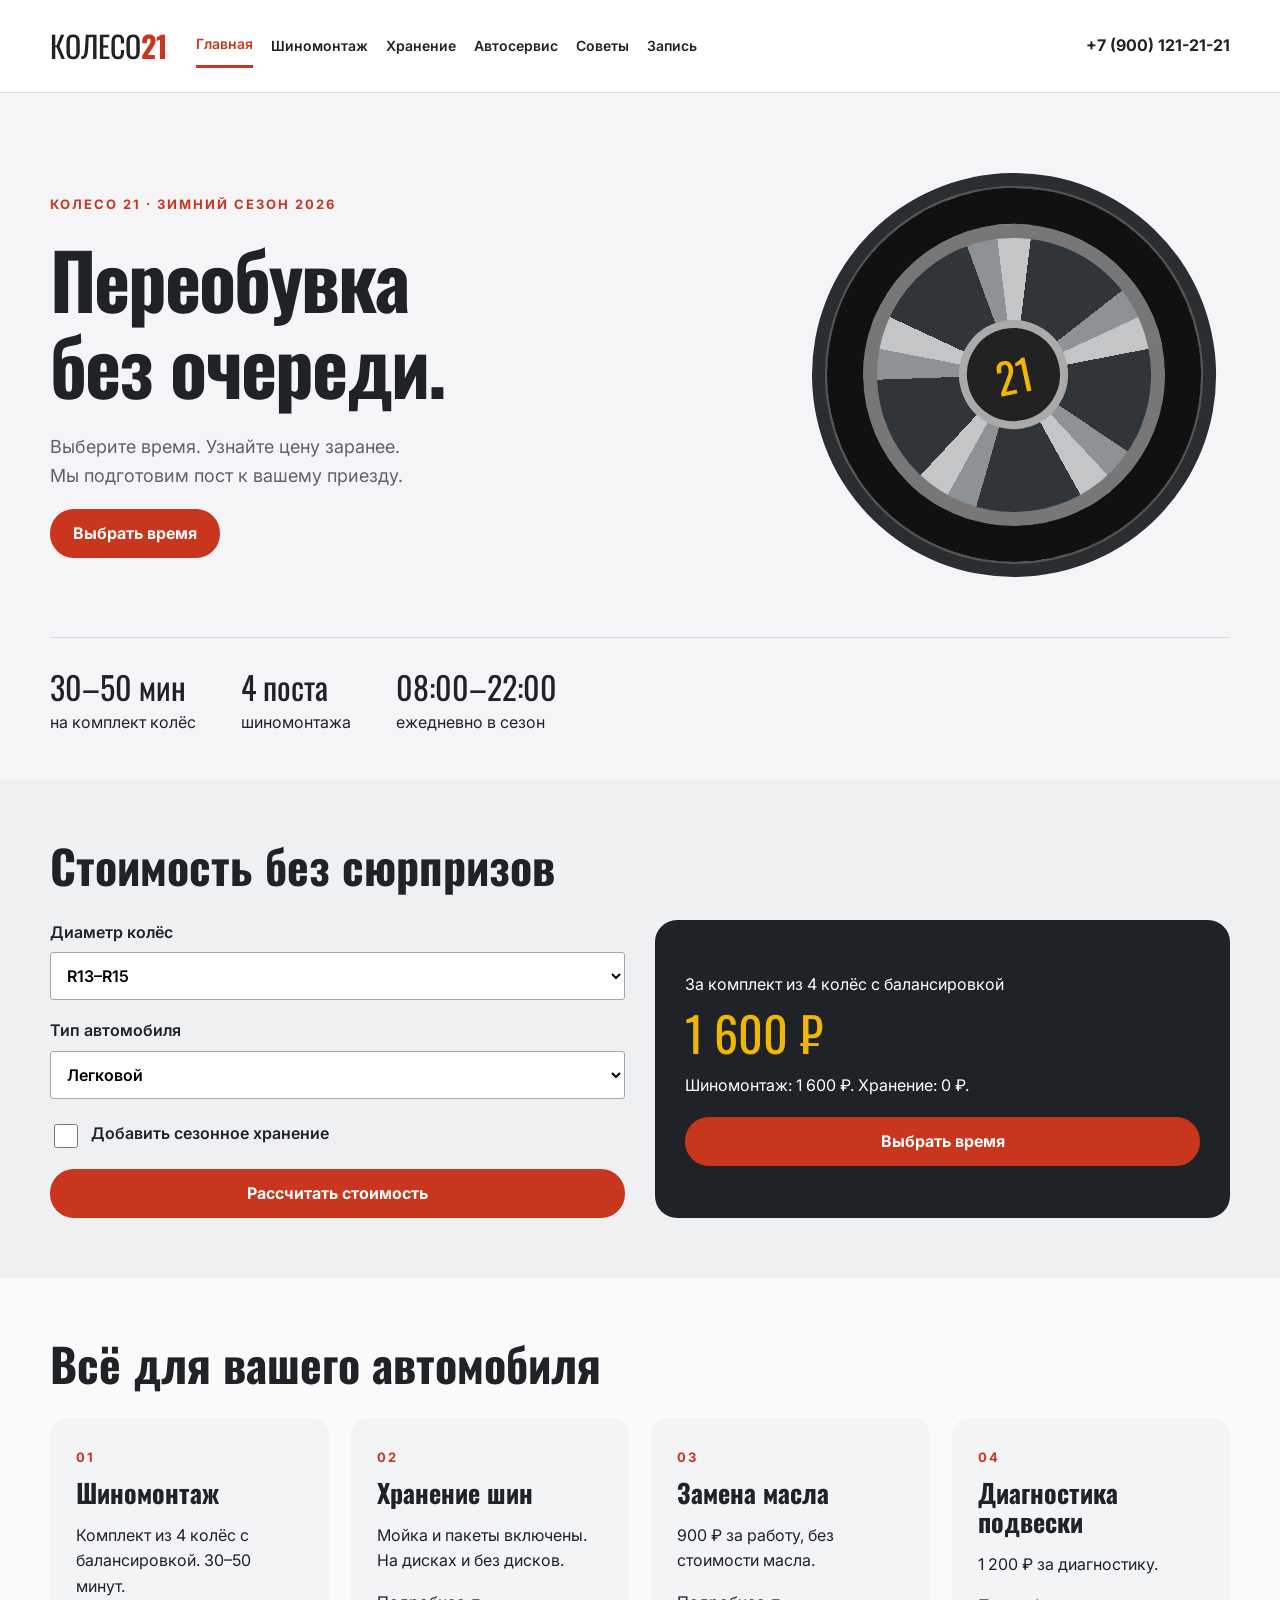
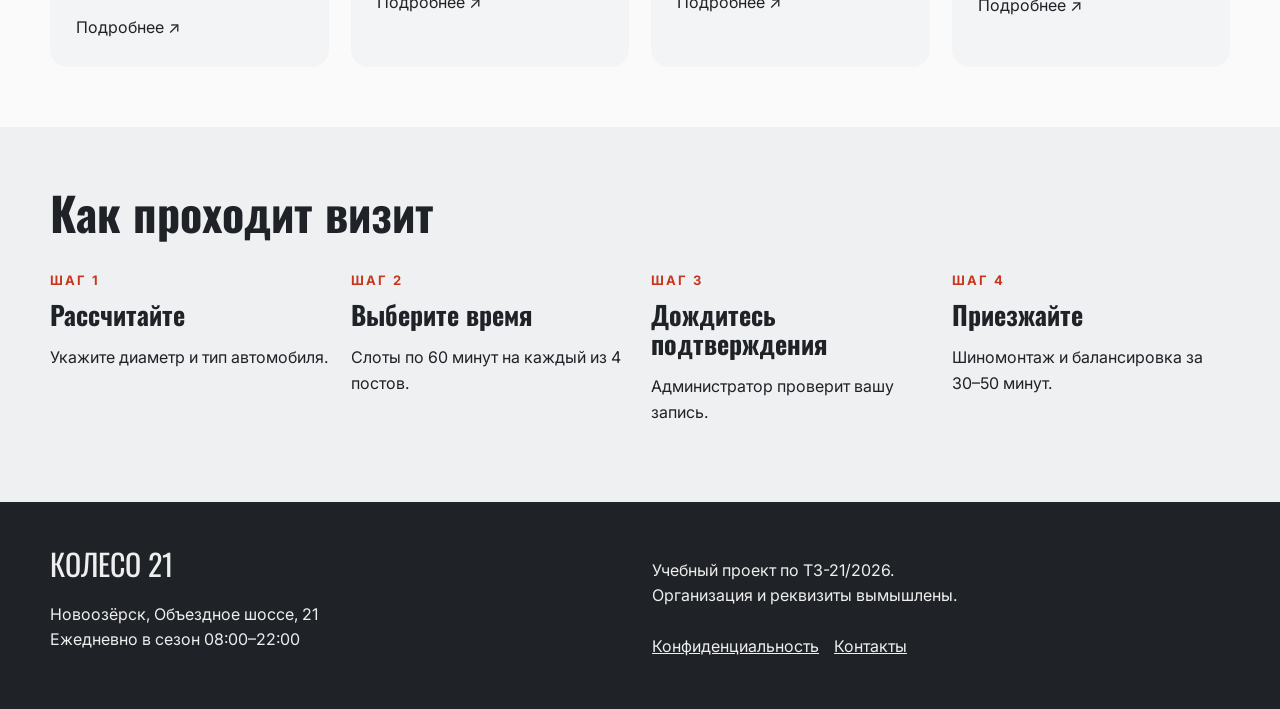
<file: index.html>
<!doctype html><html lang="ru"><head><meta charset="utf-8"><meta name="viewport" content="width=device-width,initial-scale=1"><title>Шиномонтаж и запись на время — Колесо 21</title><meta name="description" content="Рассчитайте стоимость переобувки и выберите время в Колесо 21. Новоозёрск, Объездное шоссе, 21."><meta property="og:title" content="Шиномонтаж и запись на время — Колесо 21"><meta property="og:description" content="Рассчитайте стоимость переобувки и выберите время в Колесо 21. Новоозёрск, Объездное шоссе, 21."><meta property="og:image" content="https://lastuser55556.github.io/kursovaya_rabota/img/og.jpg"><meta property="og:type" content="website"><meta property="og:locale" content="ru_RU"><link rel="canonical" href="https://lastuser55556.github.io/kursovaya_rabota/index.html"><link rel="icon" href="img/favicon.svg"><link rel="stylesheet" href="css/style.css?v=92dfaaf9ea"><script async data-ga4 src="https://www.googletagmanager.com/gtag/js?id=G-YEMK5T27NW"></script><script src="js/config.js?v=9360eb159d"></script><script src="js/analytics.js?v=e6fed17bb6"></script><script src="js/main.js?v=18f2df5af1" defer></script></head><body><a class="skip" href="#main">К содержимому</a><header><div class="wrap"><a class="brand" href="index.html">КОЛЕСО <b>21</b></a><button class="menu-toggle" aria-expanded="false" aria-controls="main-nav">Меню</button><nav id="main-nav" aria-label="Основная навигация"><a href="index.html" aria-current="page">Главная</a><a href="tires.html" >Шиномонтаж</a><a href="storage.html" >Хранение</a><a href="services.html" >Автосервис</a><a href="winter-tips.html" >Советы</a><a href="contacts.html" >Запись</a></nav><a class="phone" href="tel:+79001212121" data-event="contact_click" data-contact-type="phone">+7 (900) 121-21-21</a></div></header><main id="main"><section class="hero"><div class="wrap"><div class="hero-grid"><div><span class="eyebrow">Колесо 21 · зимний сезон 2026</span><h1>Переобувка<br>без очереди.</h1><p>Выберите время. Узнайте цену заранее.<br>Мы подготовим пост к вашему приезду.</p><a class="button" href="contacts.html" data-event="cta_click" data-button-name="hero_booking" data-page-section="hero">Выбрать время</a></div><div class="wheel" aria-hidden="true"></div></div><div class="facts"><div><strong>30–50 мин</strong>на комплект колёс</div><div><strong>4 поста</strong>шиномонтажа</div><div><strong>08:00–22:00</strong>ежедневно в сезон</div></div></div></section><section class="muted"><div class="wrap"><h2>Стоимость без сюрпризов</h2><div class="calc"><form class="controls" id="tire-calculator"><label>Диаметр колёс<select name="rim_size"><option value="r13_15">R13–R15</option><option value="r16_17">R16–R17</option><option value="r18_19">R18–R19</option><option value="r20_plus">R20 и больше</option></select></label><label>Тип автомобиля<select name="car_type"><option value="car">Легковой</option><option value="crossover">Кроссовер</option><option value="suv">Внедорожник / микроавтобус</option></select></label><label><input type="checkbox" name="storage">Добавить сезонное хранение</label><button type="submit">Рассчитать стоимость</button></form><div class="result"><span>За комплект из 4 колёс с балансировкой</span><output id="calc-total" class="price" aria-live="polite">1 600 ₽</output><p id="calc-breakdown">Шиномонтаж: 1 600 ₽. Хранение не выбрано.</p><a class="button" href="contacts.html" data-event="cta_click" data-button-name="calculator_booking" data-page-section="calculator">Выбрать время</a></div></div></div></section><section class=""><div class="wrap"><h2>Всё для вашего автомобиля</h2><div class="grid four"><a class="card" href="tires.html" data-event="service_view" data-service-name="tire_fitting"><span class="eyebrow">01</span><h3>Шиномонтаж</h3><p>Комплект из 4 колёс с балансировкой. 30–50 минут.</p><span>Подробнее ↗</span></a><a class="card" href="storage.html" data-event="service_view" data-service-name="tire_storage"><span class="eyebrow">02</span><h3>Хранение шин</h3><p>Мойка и пакеты включены. На дисках и без дисков.</p><span>Подробнее ↗</span></a><a class="card" href="services.html" data-event="service_view" data-service-name="oil_change"><span class="eyebrow">03</span><h3>Замена масла</h3><p>900 ₽ за работу, без стоимости масла.</p><span>Подробнее ↗</span></a><a class="card" href="services.html" data-event="service_view" data-service-name="suspension"><span class="eyebrow">04</span><h3>Диагностика подвески</h3><p>1 200 ₽ за диагностику.</p><span>Подробнее ↗</span></a></div></div></section><section class="muted"><div class="wrap"><h2>Как проходит визит</h2><div class="grid four"><div><span class="eyebrow">Шаг 1</span><h3>Рассчитайте</h3><p>Укажите диаметр и тип автомобиля.</p></div><div><span class="eyebrow">Шаг 2</span><h3>Выберите время</h3><p>Слоты по 60 минут на каждый из 4 постов.</p></div><div><span class="eyebrow">Шаг 3</span><h3>Дождитесь подтверждения</h3><p>Администратор проверит вашу запись.</p></div><div><span class="eyebrow">Шаг 4</span><h3>Приезжайте</h3><p>Шиномонтаж и балансировка за 30–50 минут.</p></div></div></div></section></main><footer><div class="wrap"><div><a class="brand" href="index.html">КОЛЕСО 21</a><p>Новоозёрск, Объездное шоссе, 21<br>Ежедневно в сезон 08:00–22:00</p></div><div><p>Учебный проект по ТЗ-21/2026.<br>Организация и реквизиты вымышлены.</p><a href="privacy.html">Конфиденциальность</a><a href="contacts.html">Контакты</a></div></div></footer></body></html>
</file>
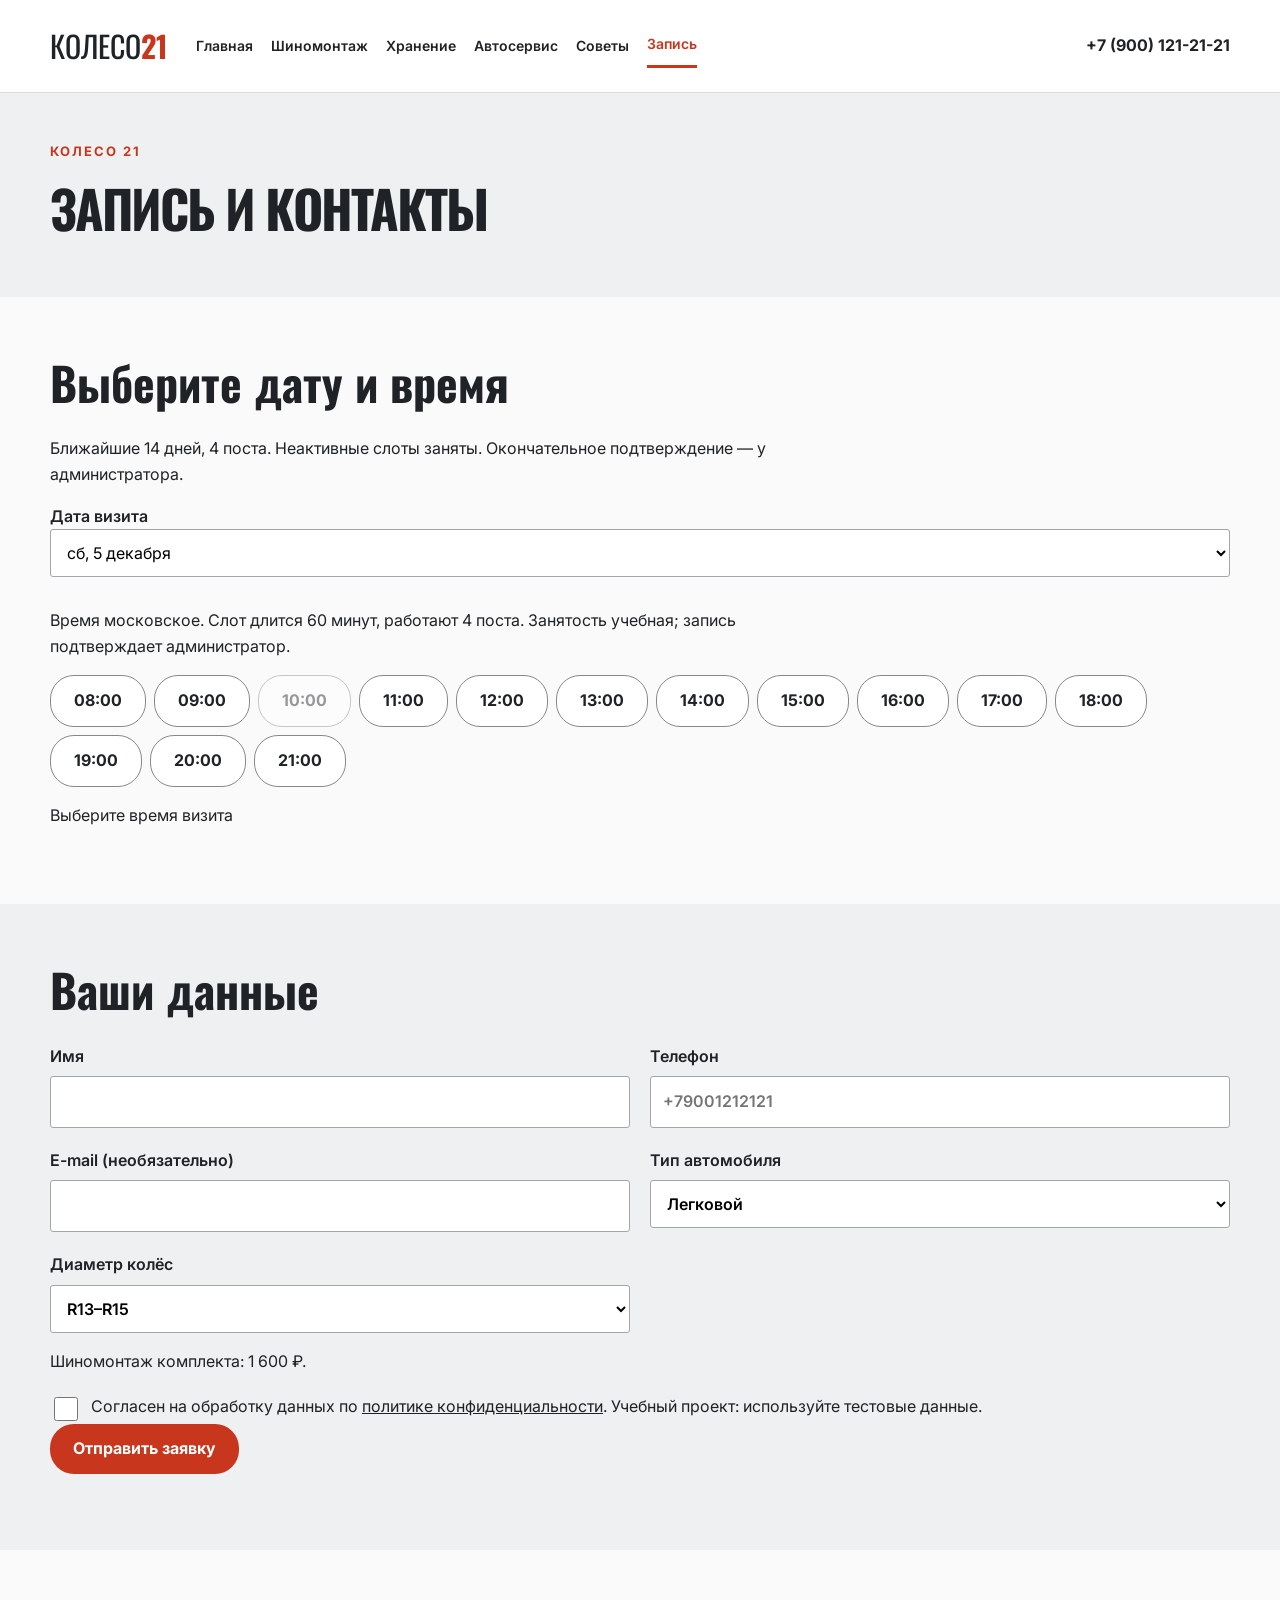
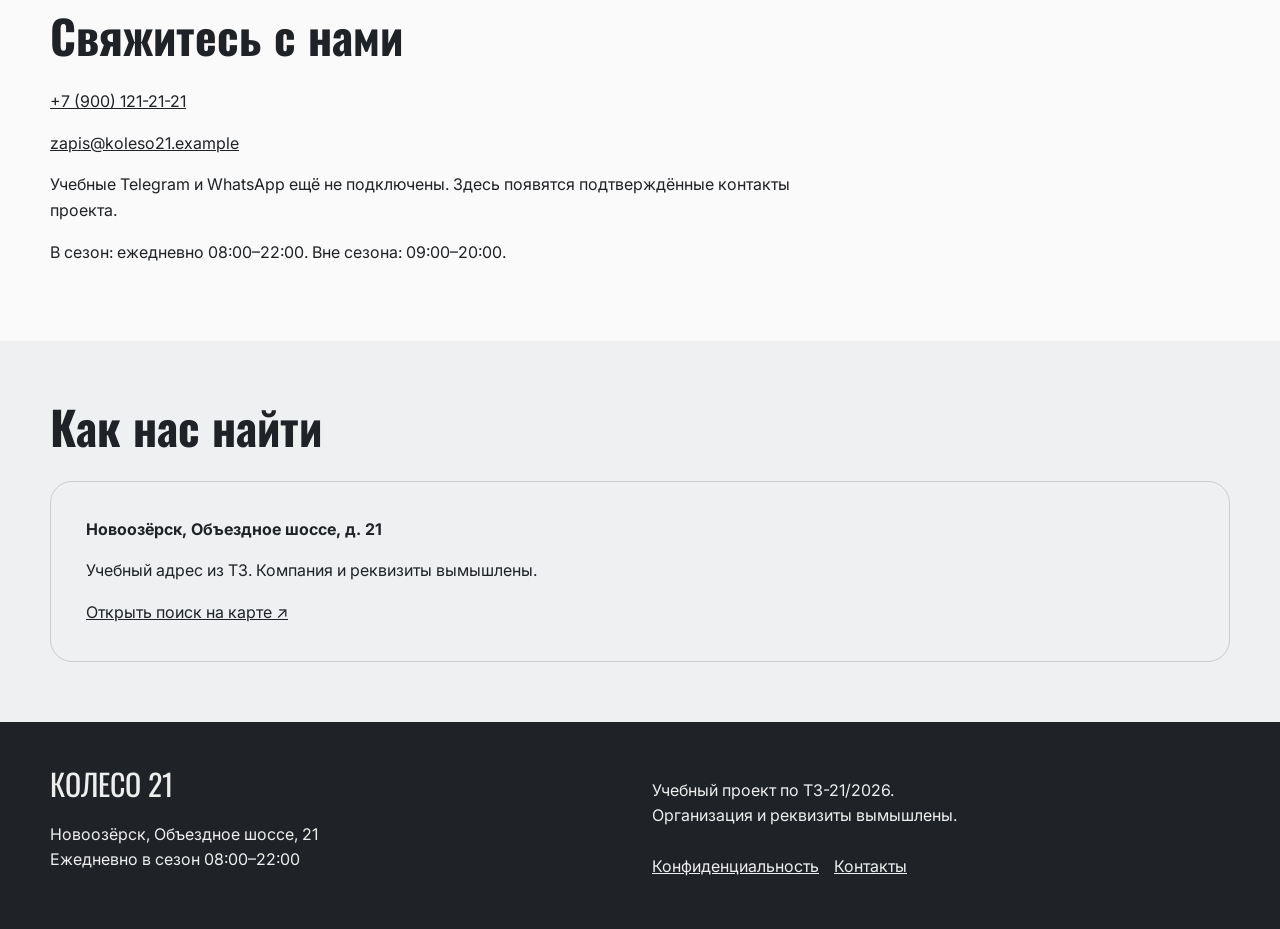
<file: contacts.html>
<!doctype html><html lang="ru"><head><meta charset="utf-8"><meta name="viewport" content="width=device-width,initial-scale=1"><title>Запись и контакты — Колесо 21</title><meta name="description" content="Выберите дату и час визита. Контакты и адрес Колесо 21."><meta property="og:title" content="Запись и контакты — Колесо 21"><meta property="og:description" content="Выберите дату и час визита. Контакты и адрес Колесо 21."><meta property="og:image" content="https://lastuser55556.github.io/kursovaya_rabota/img/og.jpg"><meta property="og:type" content="website"><meta property="og:locale" content="ru_RU"><link rel="canonical" href="https://lastuser55556.github.io/kursovaya_rabota/contacts.html"><link rel="icon" href="img/favicon.svg"><link rel="stylesheet" href="css/style.css?v=92dfaaf9ea"><script async data-ga4 src="https://www.googletagmanager.com/gtag/js?id=G-YEMK5T27NW"></script><script src="js/config.js?v=9360eb159d"></script><script src="js/analytics.js?v=e6fed17bb6"></script><script src="js/main.js?v=18f2df5af1" defer></script><script src="js/form.js?v=6420873362" defer></script><script src="js/booking.js?v=9e849a3109" defer></script></head><body><a class="skip" href="#main">К содержимому</a><header><div class="wrap"><a class="brand" href="index.html">КОЛЕСО <b>21</b></a><button class="menu-toggle" aria-expanded="false" aria-controls="main-nav">Меню</button><nav id="main-nav" aria-label="Основная навигация"><a href="index.html" >Главная</a><a href="tires.html" >Шиномонтаж</a><a href="storage.html" >Хранение</a><a href="services.html" >Автосервис</a><a href="winter-tips.html" >Советы</a><a href="contacts.html" aria-current="page">Запись</a></nav><a class="phone" href="tel:+79001212121" data-event="contact_click" data-contact-type="phone">+7 (900) 121-21-21</a></div></header><main id="main"><div class="page-heading"><div class="wrap"><span class="eyebrow">Колесо 21</span><h1>Запись и контакты</h1></div></div><section class=""><div class="wrap"><h2>Выберите дату и время</h2><p>Ближайшие 14 дней, 4 поста. Неактивные слоты заняты. Окончательное подтверждение — у администратора.</p><div id="booking-calendar"></div></div></section><section class="muted"><div class="wrap"><h2>Ваши данные</h2><div id="booking-form-container"></div></div></section><section class=""><div class="wrap"><h2>Свяжитесь с нами</h2><p><a href="tel:+79001212121" data-event="contact_click" data-contact-type="phone">+7 (900) 121-21-21</a></p><p><a href="mailto:zapis@koleso21.example" data-event="contact_click" data-contact-type="email">zapis@koleso21.example</a></p><p>Учебные Telegram и WhatsApp ещё не подключены. Здесь появятся подтверждённые контакты проекта.</p><p>В сезон: ежедневно 08:00–22:00. Вне сезона: 09:00–20:00.</p></div></section><section class="muted"><div class="wrap"><h2>Как нас найти</h2><div class="map"><strong>Новоозёрск, Объездное шоссе, д. 21</strong><p>Учебный адрес из ТЗ. Компания и реквизиты вымышлены.</p><a href="https://yandex.ru/maps/?text=Новоозёрск%20Объездное%20шоссе%2021" target="_blank" rel="noopener" data-event="map_open" data-map-service="yandex">Открыть поиск на карте ↗</a></div></div></section></main><footer><div class="wrap"><div><a class="brand" href="index.html">КОЛЕСО 21</a><p>Новоозёрск, Объездное шоссе, 21<br>Ежедневно в сезон 08:00–22:00</p></div><div><p>Учебный проект по ТЗ-21/2026.<br>Организация и реквизиты вымышлены.</p><a href="privacy.html">Конфиденциальность</a><a href="contacts.html">Контакты</a></div></div></footer></body></html>
</file>
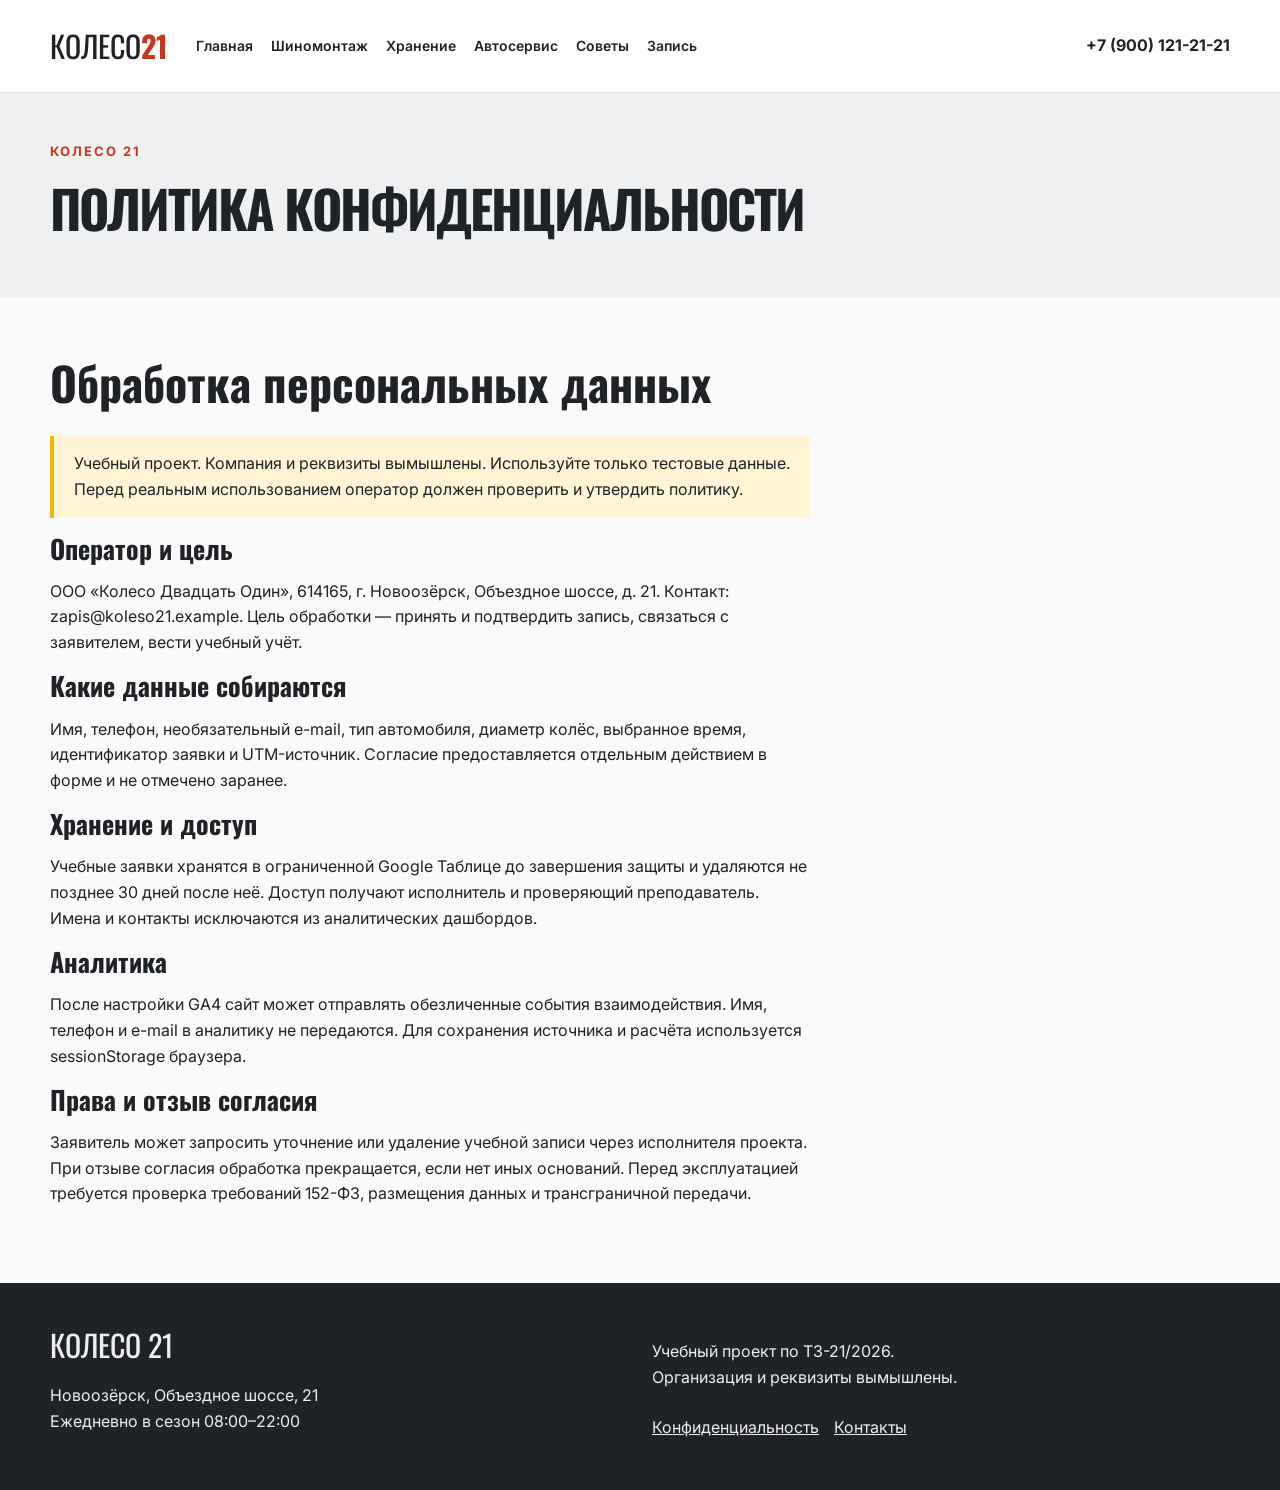
<file: privacy.html>
<!doctype html><html lang="ru"><head><meta charset="utf-8"><meta name="viewport" content="width=device-width,initial-scale=1"><title>Политика конфиденциальности — Колесо 21</title><meta name="description" content="Учебная политика обработки данных проекта Колесо 21."><meta property="og:title" content="Политика конфиденциальности — Колесо 21"><meta property="og:description" content="Учебная политика обработки данных проекта Колесо 21."><meta property="og:image" content="https://lastuser55556.github.io/kursovaya_rabota/img/og.jpg"><meta property="og:type" content="website"><meta property="og:locale" content="ru_RU"><link rel="canonical" href="https://lastuser55556.github.io/kursovaya_rabota/privacy.html"><link rel="icon" href="img/favicon.svg"><link rel="stylesheet" href="css/style.css?v=92dfaaf9ea"><script async data-ga4 src="https://www.googletagmanager.com/gtag/js?id=G-YEMK5T27NW"></script><script src="js/config.js?v=9360eb159d"></script><script src="js/analytics.js?v=e6fed17bb6"></script><script src="js/main.js?v=18f2df5af1" defer></script></head><body><a class="skip" href="#main">К содержимому</a><header><div class="wrap"><a class="brand" href="index.html">КОЛЕСО <b>21</b></a><button class="menu-toggle" aria-expanded="false" aria-controls="main-nav">Меню</button><nav id="main-nav" aria-label="Основная навигация"><a href="index.html" >Главная</a><a href="tires.html" >Шиномонтаж</a><a href="storage.html" >Хранение</a><a href="services.html" >Автосервис</a><a href="winter-tips.html" >Советы</a><a href="contacts.html" >Запись</a></nav><a class="phone" href="tel:+79001212121" data-event="contact_click" data-contact-type="phone">+7 (900) 121-21-21</a></div></header><main id="main"><div class="page-heading"><div class="wrap"><span class="eyebrow">Колесо 21</span><h1>Политика конфиденциальности</h1></div></div><section class=""><div class="wrap"><h2>Обработка персональных данных</h2><p class="notice">Учебный проект. Компания и реквизиты вымышлены. Используйте только тестовые данные. Перед реальным использованием оператор должен проверить и утвердить политику.</p><h3>Оператор и цель</h3><p>ООО «Колесо Двадцать Один», 614165, г. Новоозёрск, Объездное шоссе, д. 21. Контакт: zapis@koleso21.example. Цель обработки — принять и подтвердить запись, связаться с заявителем, вести учебный учёт.</p><h3>Какие данные собираются</h3><p>Имя, телефон, необязательный e-mail, тип автомобиля, диаметр колёс, выбранное время, идентификатор заявки и UTM-источник. Согласие предоставляется отдельным действием в форме и не отмечено заранее.</p><h3>Хранение и доступ</h3><p>Учебные заявки хранятся в ограниченной Google Таблице до завершения защиты и удаляются не позднее 30 дней после неё. Доступ получают исполнитель и проверяющий преподаватель. Имена и контакты исключаются из аналитических дашбордов.</p><h3>Аналитика</h3><p>После настройки GA4 сайт может отправлять обезличенные события взаимодействия. Имя, телефон и e-mail в аналитику не передаются. Для сохранения источника и расчёта используется sessionStorage браузера.</p><h3>Права и отзыв согласия</h3><p>Заявитель может запросить уточнение или удаление учебной записи через исполнителя проекта. При отзыве согласия обработка прекращается, если нет иных оснований. Перед эксплуатацией требуется проверка требований 152-ФЗ, размещения данных и трансграничной передачи.</p></div></section></main><footer><div class="wrap"><div><a class="brand" href="index.html">КОЛЕСО 21</a><p>Новоозёрск, Объездное шоссе, 21<br>Ежедневно в сезон 08:00–22:00</p></div><div><p>Учебный проект по ТЗ-21/2026.<br>Организация и реквизиты вымышлены.</p><a href="privacy.html">Конфиденциальность</a><a href="contacts.html">Контакты</a></div></div></footer></body></html>
</file>
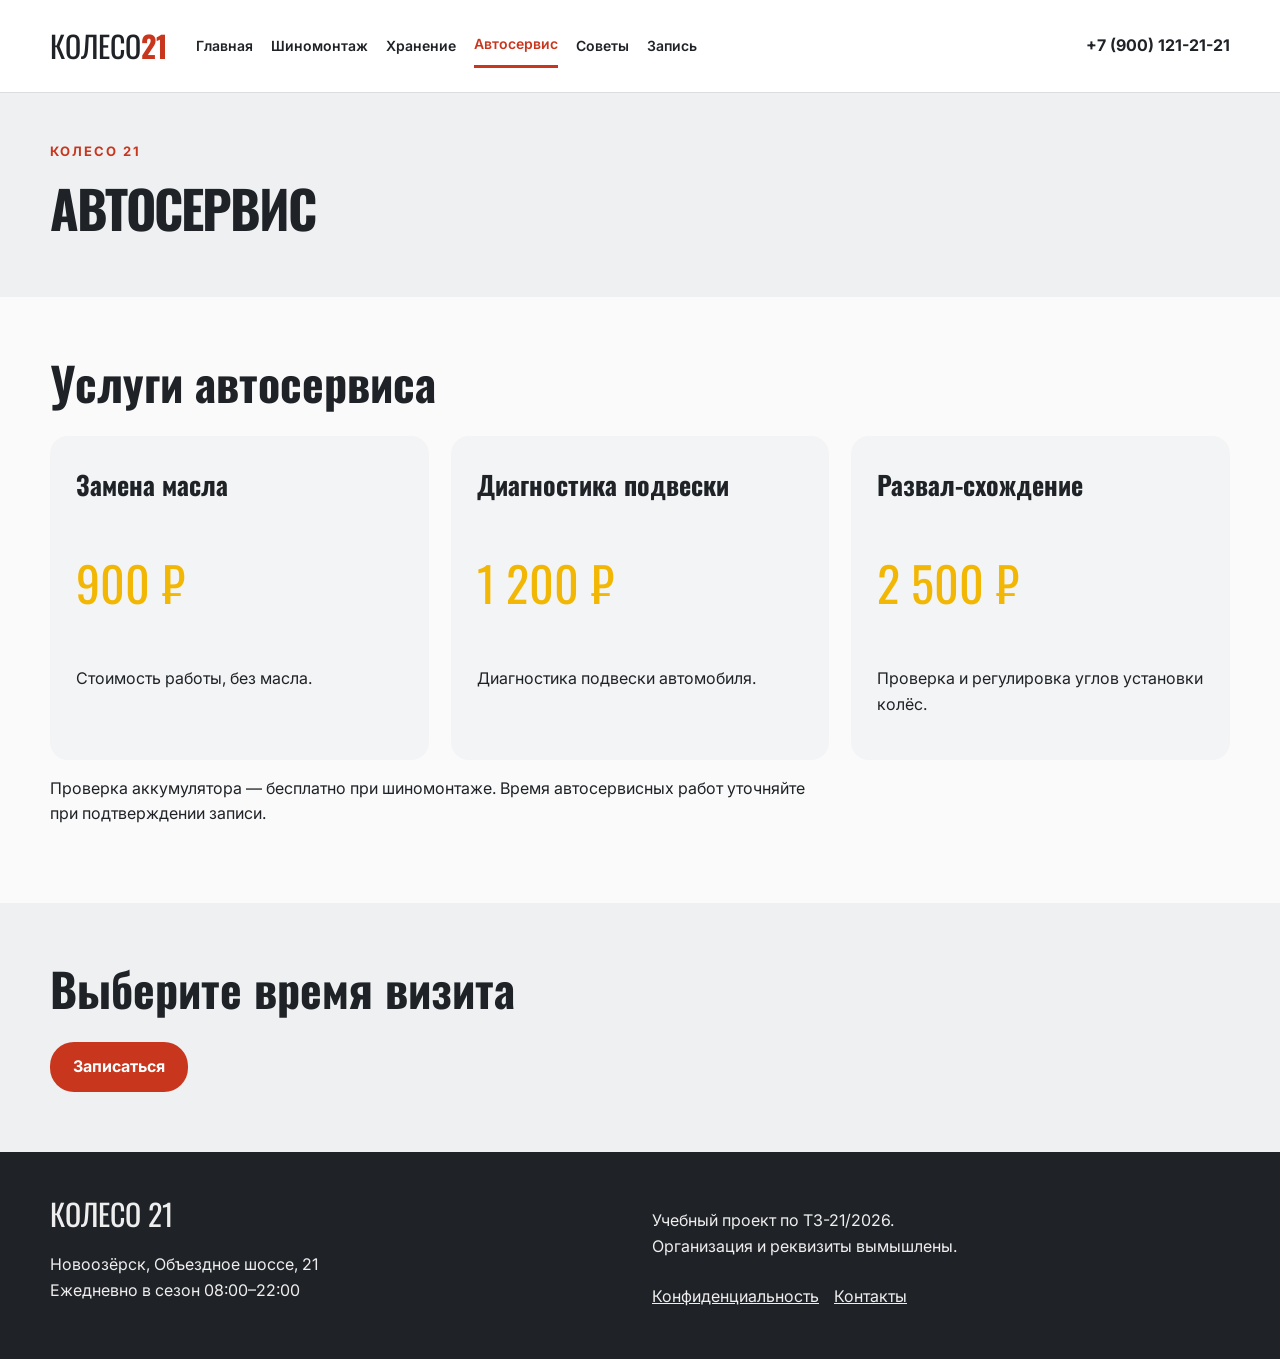
<file: services.html>
<!doctype html><html lang="ru"><head><meta charset="utf-8"><meta name="viewport" content="width=device-width,initial-scale=1"><title>Автосервис — Колесо 21</title><meta name="description" content="Замена масла, диагностика подвески и развал-схождение в Колесо 21."><meta property="og:title" content="Автосервис — Колесо 21"><meta property="og:description" content="Замена масла, диагностика подвески и развал-схождение в Колесо 21."><meta property="og:image" content="https://lastuser55556.github.io/kursovaya_rabota/img/og.jpg"><meta property="og:type" content="website"><meta property="og:locale" content="ru_RU"><link rel="canonical" href="https://lastuser55556.github.io/kursovaya_rabota/services.html"><link rel="icon" href="img/favicon.svg"><link rel="stylesheet" href="css/style.css?v=92dfaaf9ea"><script async data-ga4 src="https://www.googletagmanager.com/gtag/js?id=G-YEMK5T27NW"></script><script src="js/config.js?v=9360eb159d"></script><script src="js/analytics.js?v=e6fed17bb6"></script><script src="js/main.js?v=18f2df5af1" defer></script></head><body><a class="skip" href="#main">К содержимому</a><header><div class="wrap"><a class="brand" href="index.html">КОЛЕСО <b>21</b></a><button class="menu-toggle" aria-expanded="false" aria-controls="main-nav">Меню</button><nav id="main-nav" aria-label="Основная навигация"><a href="index.html" >Главная</a><a href="tires.html" >Шиномонтаж</a><a href="storage.html" >Хранение</a><a href="services.html" aria-current="page">Автосервис</a><a href="winter-tips.html" >Советы</a><a href="contacts.html" >Запись</a></nav><a class="phone" href="tel:+79001212121" data-event="contact_click" data-contact-type="phone">+7 (900) 121-21-21</a></div></header><main id="main"><div class="page-heading"><div class="wrap"><span class="eyebrow">Колесо 21</span><h1>Автосервис</h1></div></div><section class=""><div class="wrap"><h2>Услуги автосервиса</h2><div class="grid"><a class="card" href="contacts.html" data-event="service_view" data-service-name="oil_change"><h3>Замена масла</h3><p class="price">900 ₽</p><p>Стоимость работы, без масла.</p></a><a class="card" href="contacts.html" data-event="service_view" data-service-name="suspension"><h3>Диагностика подвески</h3><p class="price">1 200 ₽</p><p>Диагностика подвески автомобиля.</p></a><a class="card" href="contacts.html" data-event="service_view" data-service-name="alignment"><h3>Развал-схождение</h3><p class="price">2 500 ₽</p><p>Проверка и регулировка углов установки колёс.</p></a></div><p>Проверка аккумулятора — бесплатно при шиномонтаже. Время автосервисных работ уточняйте при подтверждении записи.</p></div></section><section class="muted"><div class="wrap"><h2>Выберите время визита</h2><a class="button" href="contacts.html" data-event="cta_click" data-button-name="main_booking" data-page-section="main">Записаться</a></div></section></main><footer><div class="wrap"><div><a class="brand" href="index.html">КОЛЕСО 21</a><p>Новоозёрск, Объездное шоссе, 21<br>Ежедневно в сезон 08:00–22:00</p></div><div><p>Учебный проект по ТЗ-21/2026.<br>Организация и реквизиты вымышлены.</p><a href="privacy.html">Конфиденциальность</a><a href="contacts.html">Контакты</a></div></div></footer></body></html>
</file>
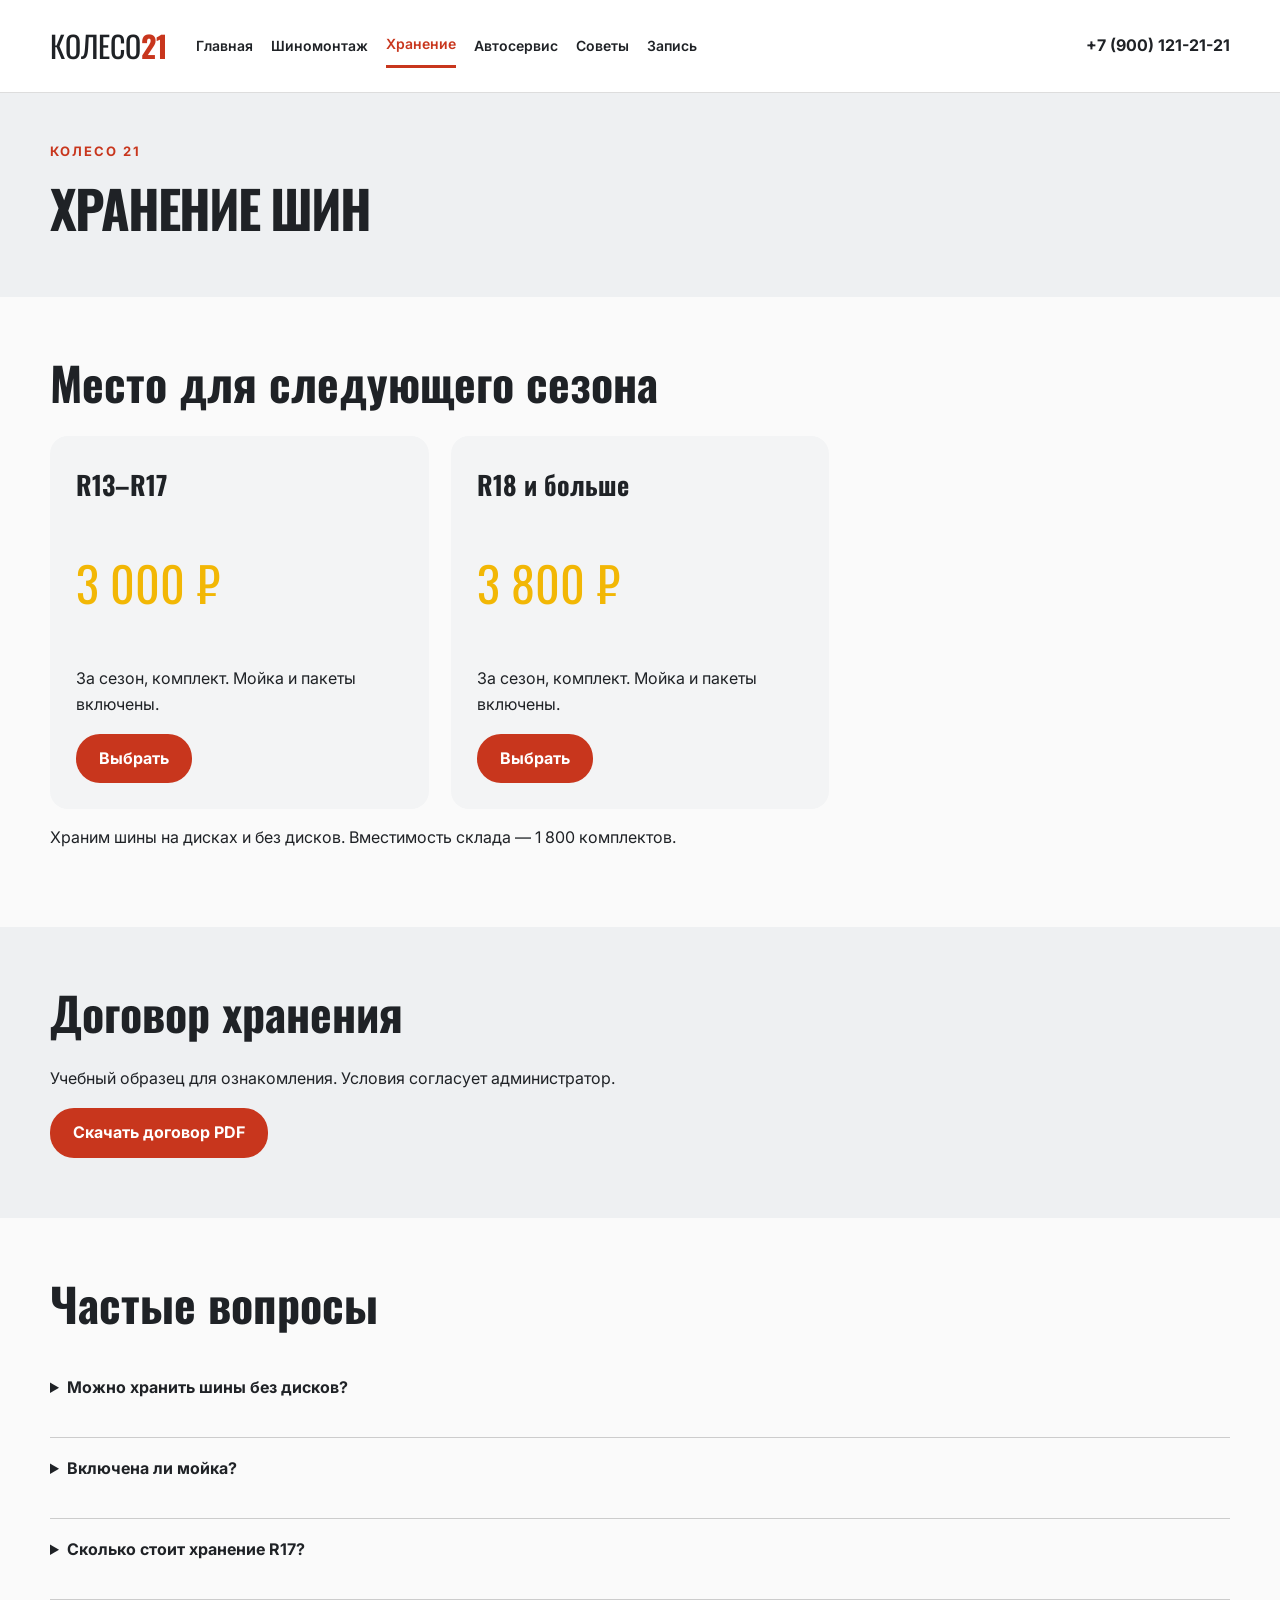
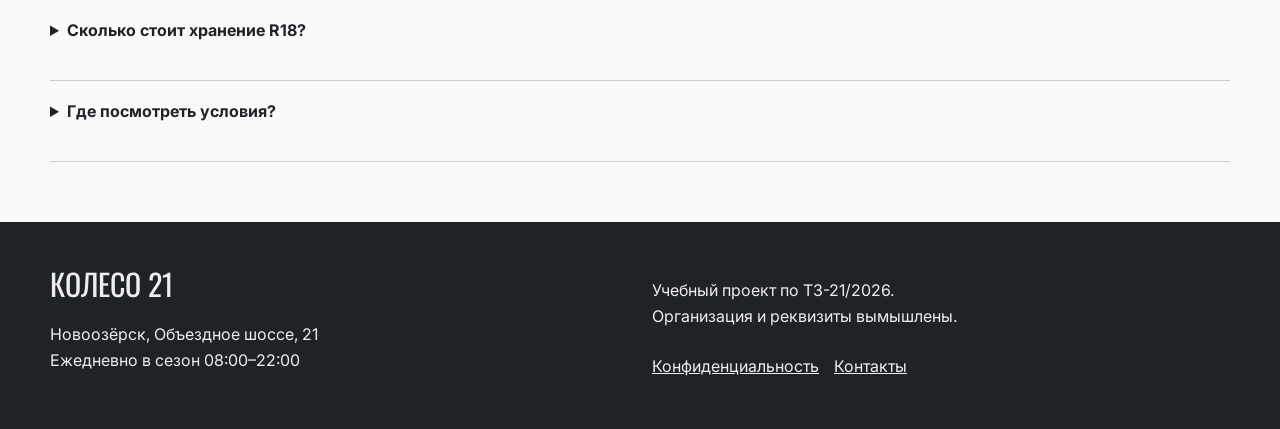
<file: storage.html>
<!doctype html><html lang="ru"><head><meta charset="utf-8"><meta name="viewport" content="width=device-width,initial-scale=1"><title>Хранение шин — Колесо 21</title><meta name="description" content="Сезонное хранение комплекта шин. Мойка и пакеты включены."><meta property="og:title" content="Хранение шин — Колесо 21"><meta property="og:description" content="Сезонное хранение комплекта шин. Мойка и пакеты включены."><meta property="og:image" content="https://lastuser55556.github.io/kursovaya_rabota/img/og.jpg"><meta property="og:type" content="website"><meta property="og:locale" content="ru_RU"><link rel="canonical" href="https://lastuser55556.github.io/kursovaya_rabota/storage.html"><link rel="icon" href="img/favicon.svg"><link rel="stylesheet" href="css/style.css?v=92dfaaf9ea"><script async data-ga4 src="https://www.googletagmanager.com/gtag/js?id=G-YEMK5T27NW"></script><script src="js/config.js?v=9360eb159d"></script><script src="js/analytics.js?v=e6fed17bb6"></script><script src="js/main.js?v=18f2df5af1" defer></script></head><body><a class="skip" href="#main">К содержимому</a><header><div class="wrap"><a class="brand" href="index.html">КОЛЕСО <b>21</b></a><button class="menu-toggle" aria-expanded="false" aria-controls="main-nav">Меню</button><nav id="main-nav" aria-label="Основная навигация"><a href="index.html" >Главная</a><a href="tires.html" >Шиномонтаж</a><a href="storage.html" aria-current="page">Хранение</a><a href="services.html" >Автосервис</a><a href="winter-tips.html" >Советы</a><a href="contacts.html" >Запись</a></nav><a class="phone" href="tel:+79001212121" data-event="contact_click" data-contact-type="phone">+7 (900) 121-21-21</a></div></header><main id="main"><div class="page-heading"><div class="wrap"><span class="eyebrow">Колесо 21</span><h1>Хранение шин</h1></div></div><section class=""><div class="wrap"><h2>Место для следующего сезона</h2><div class="grid"><article class="card"><h3>R13–R17</h3><p class="price">3 000 ₽</p><p>За сезон, комплект. Мойка и пакеты включены.</p><a class="button storage-choice" href="contacts.html" data-event="storage_select" data-storage-type="season" data-rim-group="r13_17">Выбрать</a></article><article class="card"><h3>R18 и больше</h3><p class="price">3 800 ₽</p><p>За сезон, комплект. Мойка и пакеты включены.</p><a class="button storage-choice" href="contacts.html" data-event="storage_select" data-storage-type="season" data-rim-group="r18_plus">Выбрать</a></article></div><p>Храним шины на дисках и без дисков. Вместимость склада — 1 800 комплектов.</p></div></section><section class="muted"><div class="wrap"><h2>Договор хранения</h2><p>Учебный образец для ознакомления. Условия согласует администратор.</p><a class="button" href="files/storage-contract.pdf" download>Скачать договор PDF</a></div></section><section class=""><div class="wrap"><h2>Частые вопросы</h2><details data-question-id="storage_1"><summary>Можно хранить шины без дисков?</summary><p>Да, принимаем шины на дисках и без дисков.</p></details><details data-question-id="storage_2"><summary>Включена ли мойка?</summary><p>Да, мойка и пакеты включены в стоимость сезона хранения.</p></details><details data-question-id="storage_3"><summary>Сколько стоит хранение R17?</summary><p>3 000 ₽ за сезон хранения комплекта.</p></details><details data-question-id="storage_4"><summary>Сколько стоит хранение R18?</summary><p>3 800 ₽ за сезон хранения комплекта R18 и больше.</p></details><details data-question-id="storage_5"><summary>Где посмотреть условия?</summary><p>Скачайте учебный договор хранения выше и уточните условия у администратора.</p></details></div></section></main><footer><div class="wrap"><div><a class="brand" href="index.html">КОЛЕСО 21</a><p>Новоозёрск, Объездное шоссе, 21<br>Ежедневно в сезон 08:00–22:00</p></div><div><p>Учебный проект по ТЗ-21/2026.<br>Организация и реквизиты вымышлены.</p><a href="privacy.html">Конфиденциальность</a><a href="contacts.html">Контакты</a></div></div></footer></body></html>
</file>
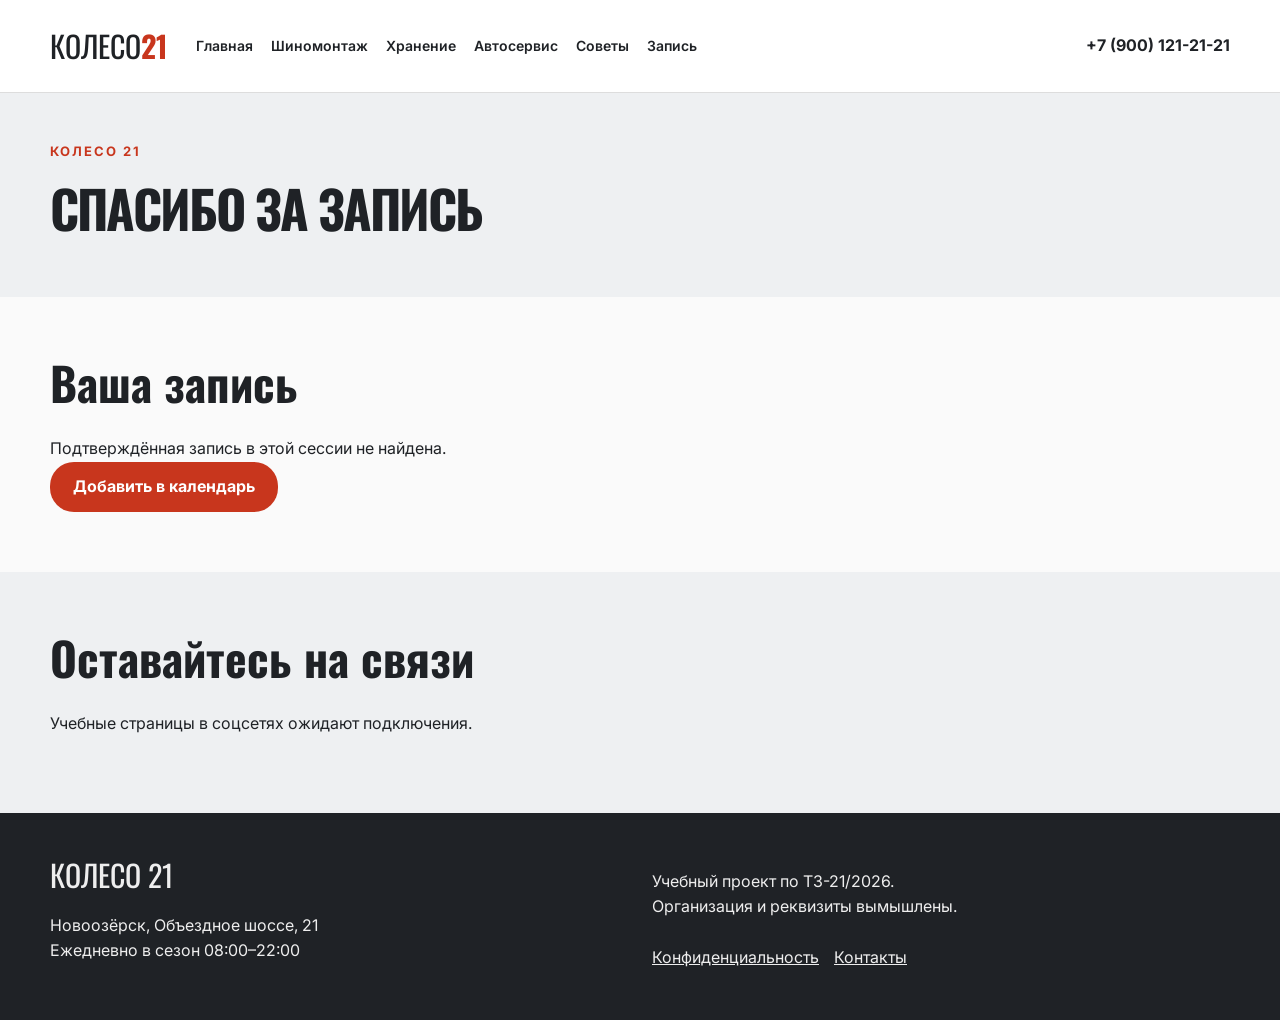
<file: thanks.html>
<!doctype html><html lang="ru"><head><meta charset="utf-8"><meta name="robots" content="noindex,follow"><meta name="viewport" content="width=device-width,initial-scale=1"><title>Спасибо за запись — Колесо 21</title><meta name="description" content="Подтверждение полученной записи Колесо 21."><meta property="og:title" content="Спасибо за запись — Колесо 21"><meta property="og:description" content="Подтверждение полученной записи Колесо 21."><meta property="og:image" content="https://lastuser55556.github.io/kursovaya_rabota/img/og.jpg"><meta property="og:type" content="website"><meta property="og:locale" content="ru_RU"><link rel="canonical" href="https://lastuser55556.github.io/kursovaya_rabota/thanks.html"><link rel="icon" href="img/favicon.svg"><link rel="stylesheet" href="css/style.css?v=92dfaaf9ea"><script async data-ga4 src="https://www.googletagmanager.com/gtag/js?id=G-YEMK5T27NW"></script><script src="js/config.js?v=9360eb159d"></script><script src="js/analytics.js?v=e6fed17bb6"></script><script src="js/main.js?v=18f2df5af1" defer></script></head><body><a class="skip" href="#main">К содержимому</a><header><div class="wrap"><a class="brand" href="index.html">КОЛЕСО <b>21</b></a><button class="menu-toggle" aria-expanded="false" aria-controls="main-nav">Меню</button><nav id="main-nav" aria-label="Основная навигация"><a href="index.html" >Главная</a><a href="tires.html" >Шиномонтаж</a><a href="storage.html" >Хранение</a><a href="services.html" >Автосервис</a><a href="winter-tips.html" >Советы</a><a href="contacts.html" >Запись</a></nav><a class="phone" href="tel:+79001212121" data-event="contact_click" data-contact-type="phone">+7 (900) 121-21-21</a></div></header><main id="main"><div class="page-heading"><div class="wrap"><span class="eyebrow">Колесо 21</span><h1>Спасибо за запись</h1></div></div><section class=""><div class="wrap"><h2>Ваша запись</h2><div id="booking-confirmation" aria-live="polite">Подтверждённая запись в этой сессии не найдена.</div><button id="add-calendar" hidden>Добавить в календарь</button></div></section><section class="muted"><div class="wrap"><h2>Оставайтесь на связи</h2><p>Учебные страницы в соцсетях ожидают подключения.</p></div></section></main><footer><div class="wrap"><div><a class="brand" href="index.html">КОЛЕСО 21</a><p>Новоозёрск, Объездное шоссе, 21<br>Ежедневно в сезон 08:00–22:00</p></div><div><p>Учебный проект по ТЗ-21/2026.<br>Организация и реквизиты вымышлены.</p><a href="privacy.html">Конфиденциальность</a><a href="contacts.html">Контакты</a></div></div></footer></body></html>
</file>
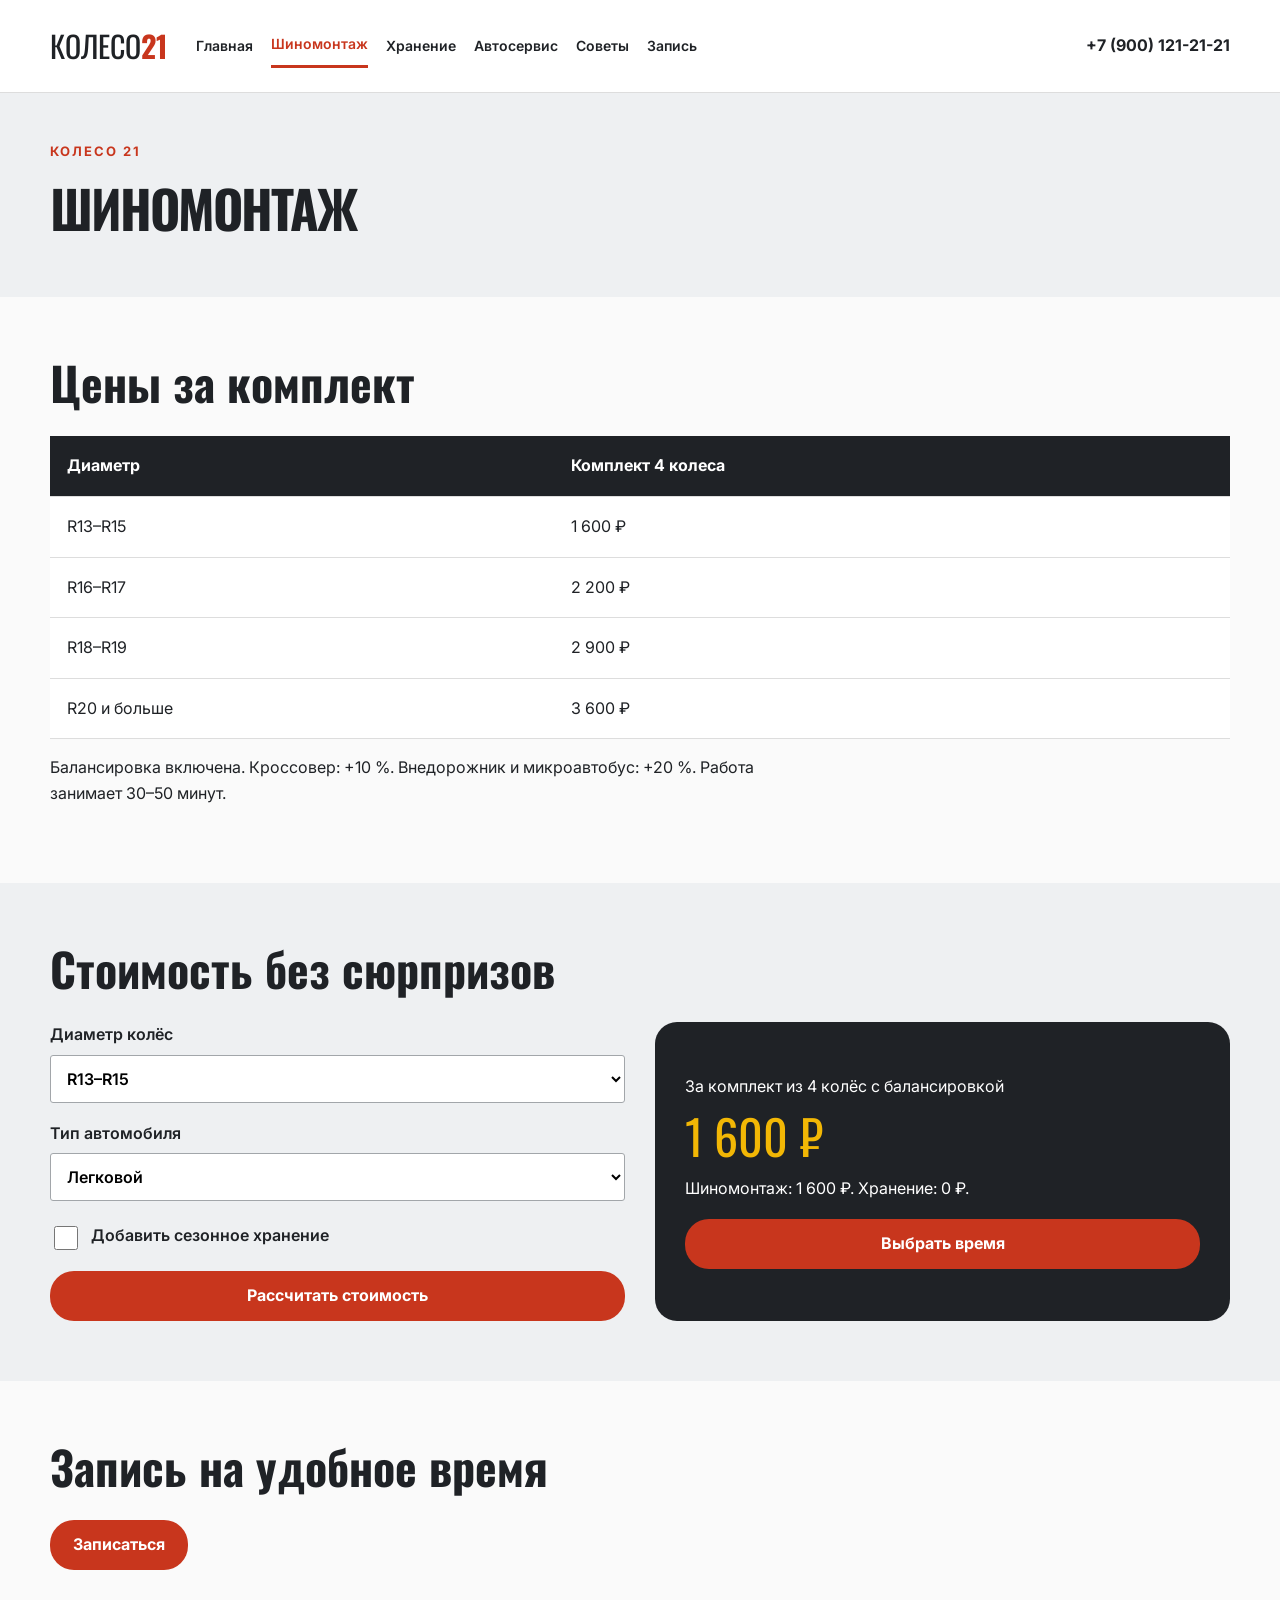
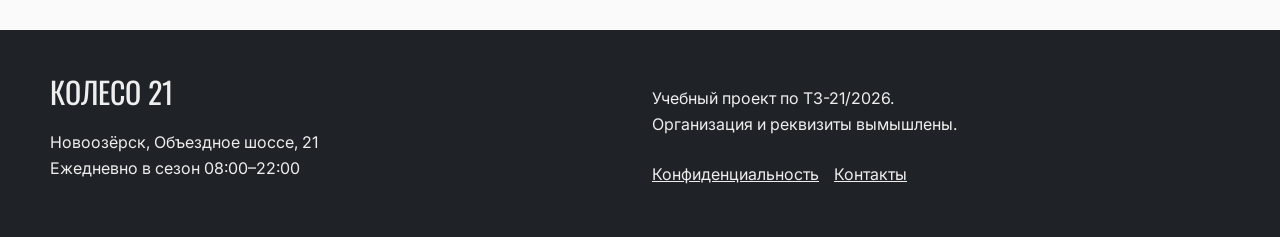
<file: tires.html>
<!doctype html><html lang="ru"><head><meta charset="utf-8"><meta name="viewport" content="width=device-width,initial-scale=1"><title>Шиномонтаж — Колесо 21</title><meta name="description" content="Цены за комплект из 4 колёс и калькулятор шиномонтажа Колесо 21."><meta property="og:title" content="Шиномонтаж — Колесо 21"><meta property="og:description" content="Цены за комплект из 4 колёс и калькулятор шиномонтажа Колесо 21."><meta property="og:image" content="https://lastuser55556.github.io/kursovaya_rabota/img/og.jpg"><meta property="og:type" content="website"><meta property="og:locale" content="ru_RU"><link rel="canonical" href="https://lastuser55556.github.io/kursovaya_rabota/tires.html"><link rel="icon" href="img/favicon.svg"><link rel="stylesheet" href="css/style.css?v=92dfaaf9ea"><script async data-ga4 src="https://www.googletagmanager.com/gtag/js?id=G-YEMK5T27NW"></script><script src="js/config.js?v=9360eb159d"></script><script src="js/analytics.js?v=e6fed17bb6"></script><script src="js/main.js?v=18f2df5af1" defer></script></head><body><a class="skip" href="#main">К содержимому</a><header><div class="wrap"><a class="brand" href="index.html">КОЛЕСО <b>21</b></a><button class="menu-toggle" aria-expanded="false" aria-controls="main-nav">Меню</button><nav id="main-nav" aria-label="Основная навигация"><a href="index.html" >Главная</a><a href="tires.html" aria-current="page">Шиномонтаж</a><a href="storage.html" >Хранение</a><a href="services.html" >Автосервис</a><a href="winter-tips.html" >Советы</a><a href="contacts.html" >Запись</a></nav><a class="phone" href="tel:+79001212121" data-event="contact_click" data-contact-type="phone">+7 (900) 121-21-21</a></div></header><main id="main"><div class="page-heading"><div class="wrap"><span class="eyebrow">Колесо 21</span><h1>Шиномонтаж</h1></div></div><section class=""><div class="wrap"><h2>Цены за комплект</h2><table><thead><tr><th>Диаметр</th><th>Комплект 4 колеса</th></tr></thead><tbody><tr><td>R13–R15</td><td>1 600 ₽</td></tr><tr><td>R16–R17</td><td>2 200 ₽</td></tr><tr><td>R18–R19</td><td>2 900 ₽</td></tr><tr><td>R20 и больше</td><td>3 600 ₽</td></tr></tbody></table><p>Балансировка включена. Кроссовер: +10 %. Внедорожник и микроавтобус: +20 %. Работа занимает 30–50 минут.</p></div></section><section class="muted"><div class="wrap"><h2>Стоимость без сюрпризов</h2><div class="calc"><form class="controls" id="tire-calculator"><label>Диаметр колёс<select name="rim_size"><option value="r13_15">R13–R15</option><option value="r16_17">R16–R17</option><option value="r18_19">R18–R19</option><option value="r20_plus">R20 и больше</option></select></label><label>Тип автомобиля<select name="car_type"><option value="car">Легковой</option><option value="crossover">Кроссовер</option><option value="suv">Внедорожник / микроавтобус</option></select></label><label><input type="checkbox" name="storage">Добавить сезонное хранение</label><button type="submit">Рассчитать стоимость</button></form><div class="result"><span>За комплект из 4 колёс с балансировкой</span><output id="calc-total" class="price" aria-live="polite">1 600 ₽</output><p id="calc-breakdown">Шиномонтаж: 1 600 ₽. Хранение не выбрано.</p><a class="button" href="contacts.html" data-event="cta_click" data-button-name="calculator_booking" data-page-section="calculator">Выбрать время</a></div></div></div></section><section class=""><div class="wrap"><h2>Запись на удобное время</h2><a class="button" href="contacts.html" data-event="cta_click" data-button-name="main_booking" data-page-section="main">Записаться</a></div></section></main><footer><div class="wrap"><div><a class="brand" href="index.html">КОЛЕСО 21</a><p>Новоозёрск, Объездное шоссе, 21<br>Ежедневно в сезон 08:00–22:00</p></div><div><p>Учебный проект по ТЗ-21/2026.<br>Организация и реквизиты вымышлены.</p><a href="privacy.html">Конфиденциальность</a><a href="contacts.html">Контакты</a></div></div></footer></body></html>
</file>
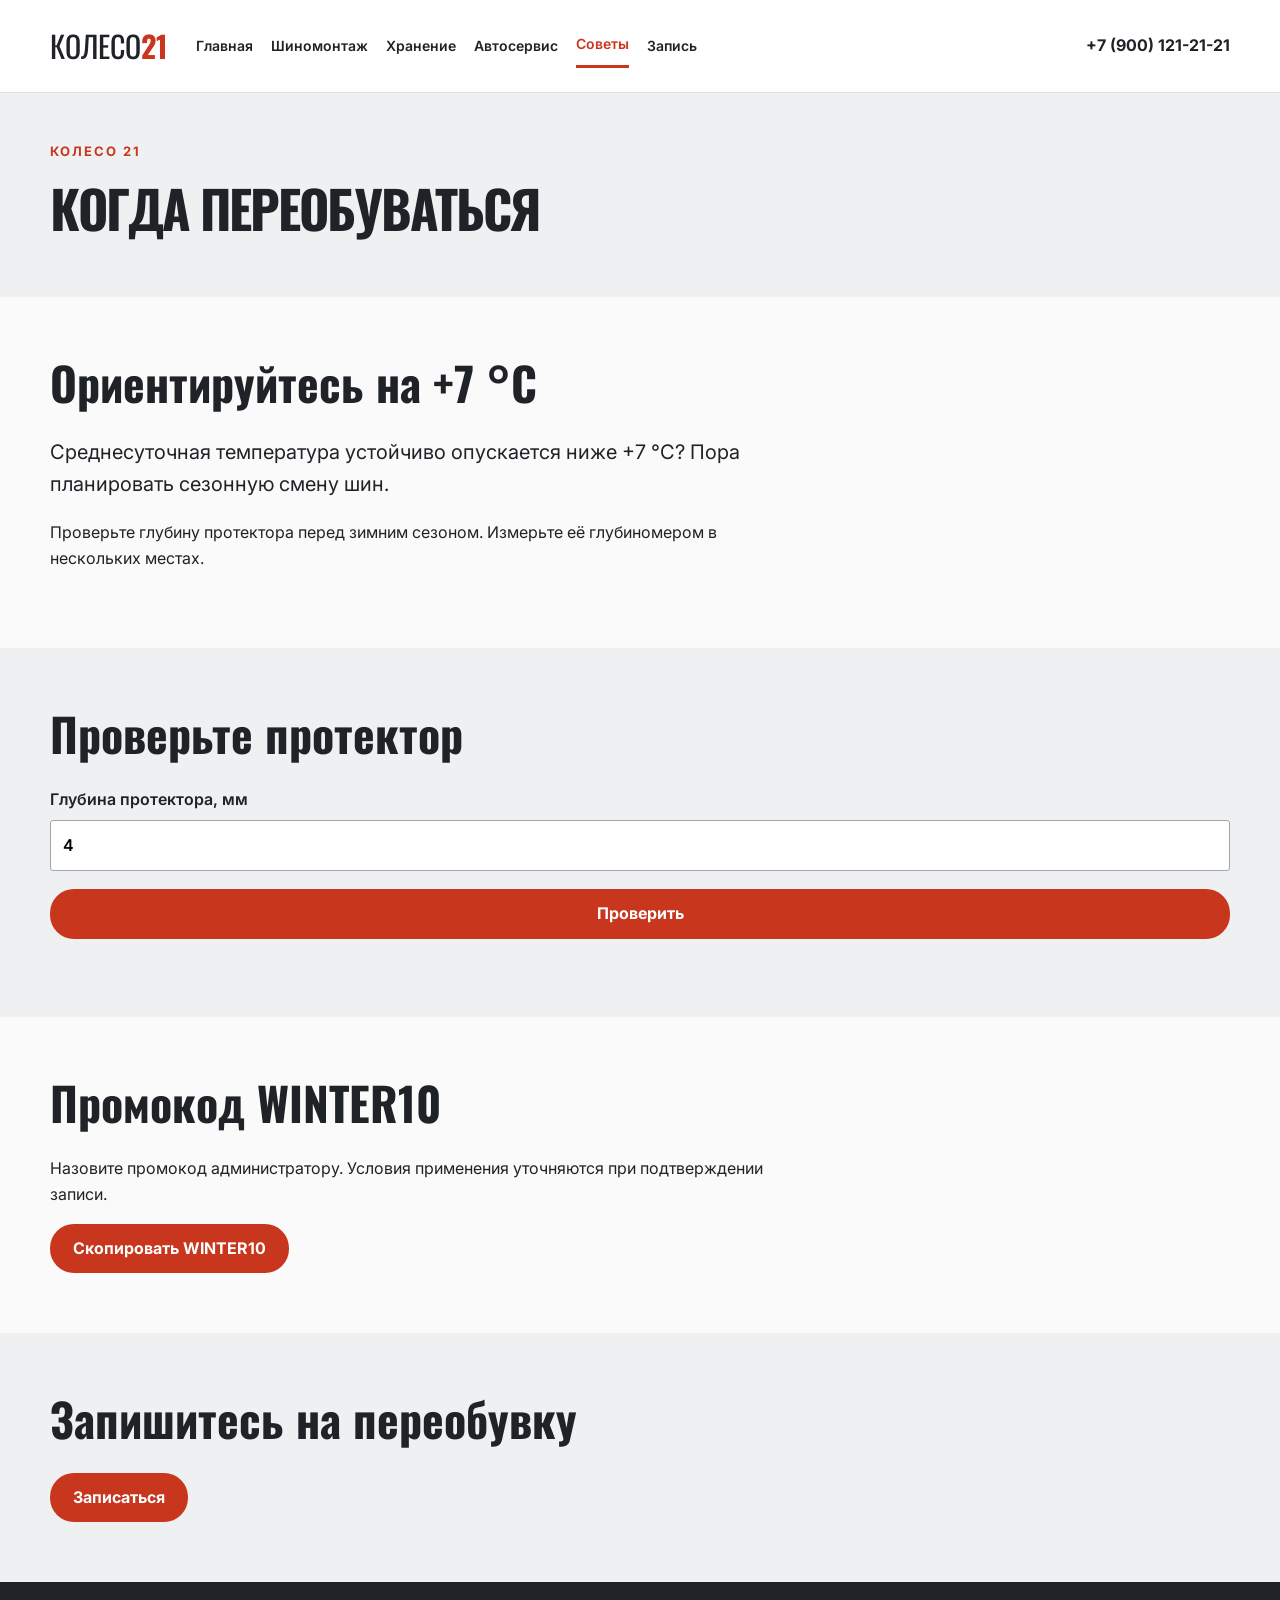
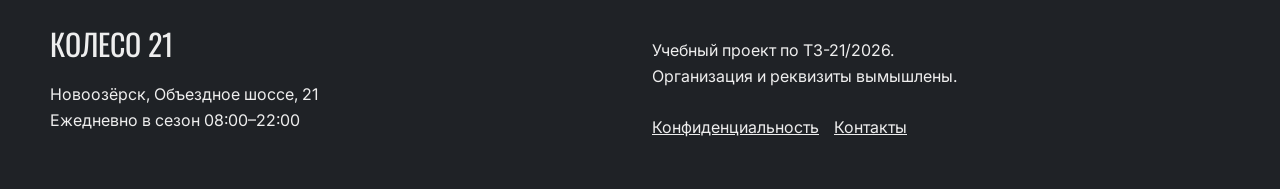
<file: winter-tips.html>
<!doctype html><html lang="ru"><head><meta charset="utf-8"><meta name="viewport" content="width=device-width,initial-scale=1"><title>Когда переобуваться — Колесо 21</title><meta name="description" content="Правило +7 °C, проверка протектора и промокод WINTER10."><meta property="og:title" content="Когда переобуваться — Колесо 21"><meta property="og:description" content="Правило +7 °C, проверка протектора и промокод WINTER10."><meta property="og:image" content="https://lastuser55556.github.io/kursovaya_rabota/img/og.jpg"><meta property="og:type" content="website"><meta property="og:locale" content="ru_RU"><link rel="canonical" href="https://lastuser55556.github.io/kursovaya_rabota/winter-tips.html"><link rel="icon" href="img/favicon.svg"><link rel="stylesheet" href="css/style.css?v=92dfaaf9ea"><script async data-ga4 src="https://www.googletagmanager.com/gtag/js?id=G-YEMK5T27NW"></script><script src="js/config.js?v=9360eb159d"></script><script src="js/analytics.js?v=e6fed17bb6"></script><script src="js/main.js?v=18f2df5af1" defer></script></head><body><a class="skip" href="#main">К содержимому</a><header><div class="wrap"><a class="brand" href="index.html">КОЛЕСО <b>21</b></a><button class="menu-toggle" aria-expanded="false" aria-controls="main-nav">Меню</button><nav id="main-nav" aria-label="Основная навигация"><a href="index.html" >Главная</a><a href="tires.html" >Шиномонтаж</a><a href="storage.html" >Хранение</a><a href="services.html" >Автосервис</a><a href="winter-tips.html" aria-current="page">Советы</a><a href="contacts.html" >Запись</a></nav><a class="phone" href="tel:+79001212121" data-event="contact_click" data-contact-type="phone">+7 (900) 121-21-21</a></div></header><main id="main"><div class="page-heading"><div class="wrap"><span class="eyebrow">Колесо 21</span><h1>Когда переобуваться</h1></div></div><section class=""><div class="wrap"><h2>Ориентируйтесь на +7 °C</h2><p class="lead">Среднесуточная температура устойчиво опускается ниже +7 °C? Пора планировать сезонную смену шин.</p><p>Проверьте глубину протектора перед зимним сезоном. Измерьте её глубиномером в нескольких местах.</p></div></section><section class="muted"><div class="wrap"><h2>Проверьте протектор</h2><form id="tread-form" class="controls"><label>Глубина протектора, мм<input name="tread_mm" type="number" min="0" max="30" step="0.1" required value="4"></label><button>Проверить</button><output id="tread-result" aria-live="polite"></output></form></div></section><section class=""><div class="wrap"><h2>Промокод WINTER10</h2><p>Назовите промокод администратору. Условия применения уточняются при подтверждении записи.</p><button id="copy-promo">Скопировать WINTER10</button><output id="copy-status" aria-live="polite"></output></div></section><section class="muted"><div class="wrap"><h2>Запишитесь на переобувку</h2><a class="button" href="contacts.html" data-event="cta_click" data-button-name="main_booking" data-page-section="main">Записаться</a></div></section></main><footer><div class="wrap"><div><a class="brand" href="index.html">КОЛЕСО 21</a><p>Новоозёрск, Объездное шоссе, 21<br>Ежедневно в сезон 08:00–22:00</p></div><div><p>Учебный проект по ТЗ-21/2026.<br>Организация и реквизиты вымышлены.</p><a href="privacy.html">Конфиденциальность</a><a href="contacts.html">Контакты</a></div></div></footer></body></html>
</file>
<file: css/style.css>
@import url('https://fonts.googleapis.com/css2?family=Inter:wght@400;500;600;700&family=Oswald:wght@500;600;700&display=swap');
:root{--red:#C8361D;--ink:#1F2226;--paper:#EEF0F2;--yellow:#F2B705}*{box-sizing:border-box}body{margin:0;font:16px/1.6 Inter,Arial,sans-serif;color:var(--ink);background:#fafafa}a{color:inherit}button,input,select{font:inherit}button,a.button{cursor:pointer}button,.button{display:inline-flex;align-items:center;justify-content:center;min-height:48px;padding:12px 23px;background:var(--red);color:white;border:0;text-decoration:none;font-weight:700;border-radius:3px}button:hover,.button:hover{background:#a82b16}button:disabled{opacity:.45;cursor:not-allowed}input,select{padding:12px;border:1px solid #a2a6aa;border-radius:3px;min-height:48px;max-width:100%;background:white}input[type=checkbox]{min-height:24px;width:24px;vertical-align:middle;accent-color:var(--red)}label{display:block;font-weight:600}label input,label select{display:block;width:100%;margin-top:7px}label:has(input[type=checkbox]){display:flex;align-items:center;gap:10px}label input[type=checkbox]{width:24px}h1,h2,h3,.brand{font-family:Oswald,Arial,sans-serif;line-height:1.12}h1{font-size:clamp(40px,6vw,80px);text-transform:uppercase;margin:18px 0 26px;max-width:850px}h2{font-size:clamp(30px,4vw,46px);margin:0 0 28px}h3{font-size:26px;margin:8px 0 15px}p{max-width:760px}.wrap{width:min(1180px,calc(100% - 40px));margin:auto}header{background:white;border-bottom:1px solid #ddd}header .wrap{display:flex;align-items:center;gap:28px;min-height:92px}.brand{font-size:30px;text-decoration:none;white-space:nowrap}.brand b{color:var(--red)}nav{display:flex;gap:18px;flex:1}nav a{display:flex;align-items:center;min-height:44px;font-size:14px;text-decoration:none;font-weight:600}nav a[aria-current]{color:var(--red);border-bottom:3px solid var(--red)}.phone{text-decoration:none;font-weight:700;white-space:nowrap}.menu-toggle{display:none}.hero{background:var(--ink);color:white;padding:65px 0 45px;overflow:hidden}.eyebrow{font-size:13px;font-weight:700;letter-spacing:2px;text-transform:uppercase;color:var(--red)}.hero .eyebrow{color:var(--yellow)}.hero-grid{display:grid;grid-template-columns:1.25fr .75fr;align-items:center;gap:24px}.hero p{color:#d2d5d9;font-size:18px}.wheel{aspect-ratio:1;border-radius:50%;border:36px solid #111;box-shadow:0 0 0 2px #555,0 0 0 15px #2b2e31,inset 0 0 0 14px #777;background:repeating-conic-gradient(from 5deg,#c3c5c7 0 14deg,#30353a 14deg 59deg,#8d9296 59deg 72deg);position:relative;transform:rotate(-12deg);margin:30px}.wheel:after{content:'21';position:absolute;inset:32%;display:grid;place-items:center;background:#222;border:8px solid #aaa;border-radius:50%;font:42px Oswald;color:var(--yellow)}.facts{display:flex;gap:45px;margin-top:45px;border-top:1px solid #515458;padding-top:25px}.facts strong{display:block;font:32px Oswald;color:var(--yellow)}section{padding:60px 0}.muted{background:var(--paper)}.grid{display:grid;grid-template-columns:repeat(3,1fr);gap:22px}.grid.four{grid-template-columns:repeat(4,1fr)}.card{padding:26px;background:white;border:1px solid #d6d9dc;text-decoration:none}.card .number{font:42px Oswald;color:var(--red)}.card a{min-height:44px;display:inline-flex;align-items:center}.calc{display:grid;grid-template-columns:1fr 1fr;gap:30px}.controls{display:grid;gap:18px}.result{background:var(--ink);color:white;padding:30px;display:flex;flex-direction:column;justify-content:center}.price{font:48px Oswald;color:var(--yellow)}.result p{margin:5px 0 18px}.lead{font-size:20px}.page-heading{padding:45px 0;background:var(--paper)}.page-heading h1{font-size:52px;margin:15px 0}table{width:100%;border-collapse:collapse;background:white}th,td{text-align:left;border-bottom:1px solid #ddd;padding:17px}th{background:var(--ink);color:white}details{padding:18px 0;border-bottom:1px solid #ccc}summary{cursor:pointer;min-height:44px;font-weight:700}footer{background:var(--ink);color:#eee;padding:40px 0}footer .wrap{display:grid;grid-template-columns:1fr 1fr;gap:24px}footer a{display:inline-flex;align-items:center;min-height:44px;margin-right:15px}.small{font-size:13px;color:#5e6267}.notice{border-left:4px solid var(--yellow);padding:15px 20px;background:#fff5d5}.error{color:#b32312;font-size:14px}.field-error{color:#b32312}.invalid,[aria-invalid=true]{border-color:#b32312}.form-grid{display:grid;grid-template-columns:1fr 1fr;gap:20px}.form-grid .wide{grid-column:1/-1}.slots,.dates{display:flex;gap:8px;flex-wrap:wrap}.slots button,.dates button{background:white;color:var(--ink);border:1px solid #888}.slots button[aria-pressed=true],.dates button[aria-pressed=true]{background:var(--red);color:white}.skip{position:absolute;top:-80px;background:white;padding:10px;z-index:3}.skip:focus{top:0}:focus-visible{outline:3px solid #d19100;outline-offset:4px}.map{padding:35px;background:var(--paper);border:1px solid #ccc}output{display:block}.socials{display:flex;flex-wrap:wrap;gap:8px}
@media(max-width:1000px){header .wrap{flex-wrap:wrap;gap:12px;padding:15px 0}nav{order:3;width:100%;flex-wrap:wrap}.grid.four{grid-template-columns:repeat(2,1fr)}.hero-grid{grid-template-columns:1.4fr .6fr}.wheel{border-width:20px;margin:10px}.wheel:after{font-size:25px;border-width:4px}.phone{margin-left:auto}}
@media(max-width:600px){.wrap{width:calc(100% - 32px)}.menu-toggle{display:block;padding:10px}.phone{font-size:13px}nav{display:none}nav.open{display:flex;flex-direction:column;gap:0}nav a{width:100%}.hero{padding:35px 0}.hero-grid,.calc,.grid,.grid.four,footer .wrap,.form-grid{grid-template-columns:1fr}.wheel{display:none}.facts{gap:20px;flex-wrap:wrap}.facts strong{font-size:26px}section{padding:36px 0}.page-heading h1{font-size:40px}.card{padding:22px}th,td{padding:12px 8px;font-size:14px}}
/* Minimal typography and generous spacing requested by the user. */
body{-webkit-font-smoothing:antialiased}.card{border-radius:18px;border:0;background:#f3f4f5}.button,button{border-radius:24px}.result,.map{border-radius:22px}.hero{background:#f5f5f7;color:var(--ink)}.hero p{color:#5e6267}.hero .eyebrow{color:var(--red)}.facts{border-color:#d7d7dc}.facts strong{color:var(--ink)}h1{letter-spacing:-2px}.hero h1{text-transform:none}.card:hover{background:#e9eaed}header{background:rgba(255,255,255,.96)}
h1,h2,h3,p,a{overflow-wrap:anywhere}nav a,.brand{overflow-wrap:normal}label.consent{font-weight:400;align-items:flex-start}label.consent input{flex-shrink:0}.field-error{display:block}#booking-date{width:100%;margin-bottom:15px}
.phone,.brand{display:inline-flex;align-items:center;min-height:44px}
@media(max-width:600px){.page-heading h1{font-size:clamp(30px,8vw,40px);letter-spacing:-1px}}
</file>
